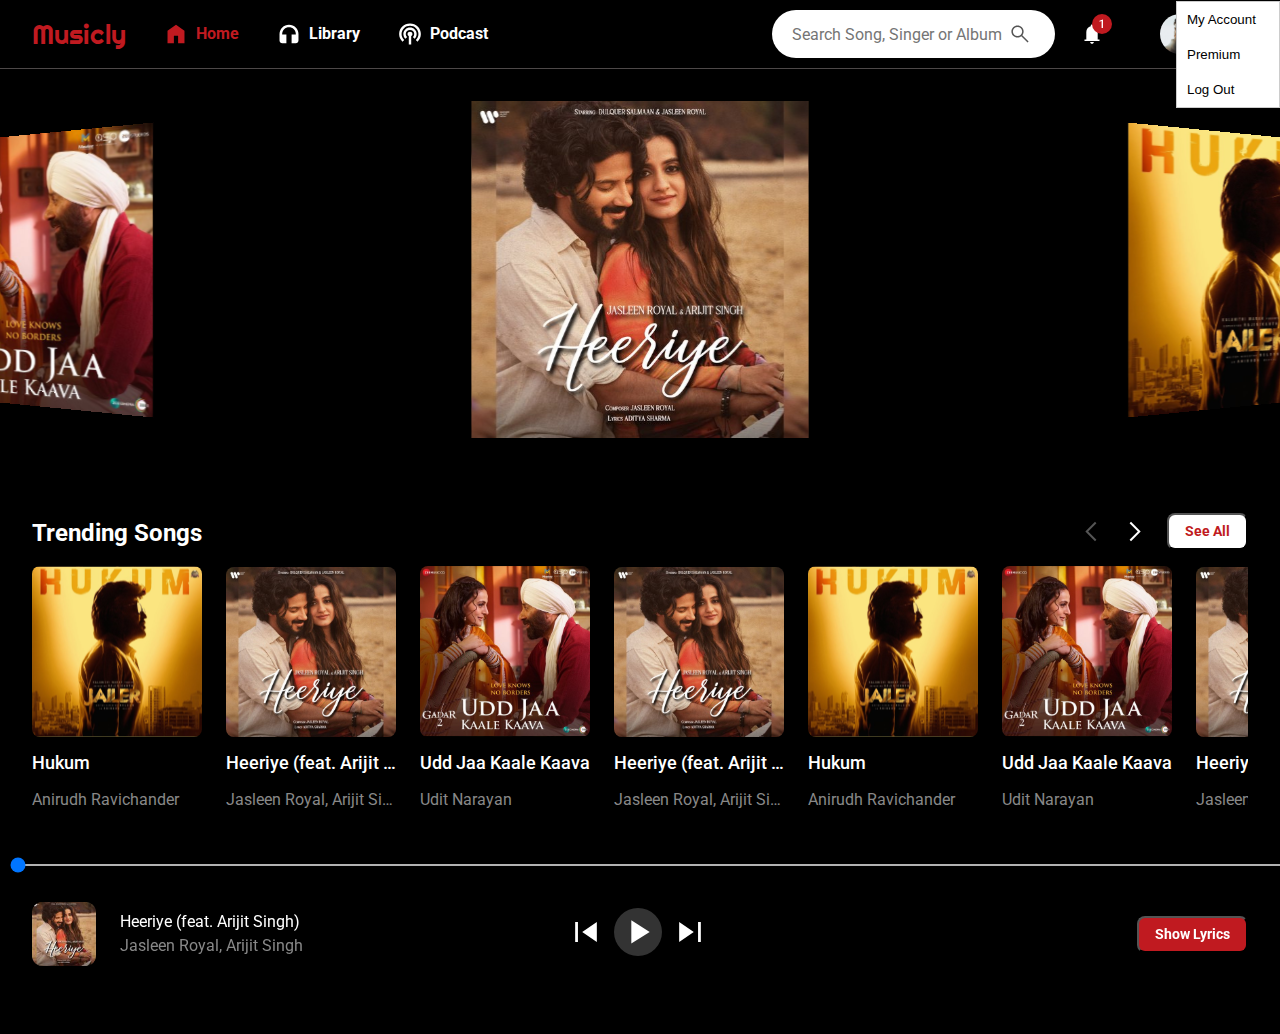
<file: index.html>
<!DOCTYPE html>
<html lang="en">

<head>
    <meta charset="UTF-8">
    <meta name="viewport" content="width=device-width, initial-scale=1.0">
    <link rel="preconnect" href="https://fonts.googleapis.com">
    <link rel="preconnect" href="https://fonts.gstatic.com" crossorigin>
    <link
        href="https://fonts.googleapis.com/css2?family=Lato:ital,wght@0,300;0,400;0,700;1,900&family=Oswald:wght@700&family=Pathway+Gothic+One&family=Poppins:ital,wght@0,200;0,300;0,400;0,500;0,700;0,800;1,100&family=Righteous&display=swap"
        rel="stylesheet">
    <link rel="preconnect" href="https://fonts.googleapis.com">
    <link rel="preconnect" href="https://fonts.gstatic.com" crossorigin>
    <link
        href="https://fonts.googleapis.com/css2?family=Lato:ital,wght@0,300;0,400;0,700;1,900&family=Oswald:wght@700&family=Pathway+Gothic+One&family=Poppins:ital,wght@0,200;0,300;0,400;0,500;0,700;0,800;1,100&family=Righteous&family=Roboto:wght@700&display=swap"
        rel="stylesheet">
    <link rel="preconnect" href="https://fonts.googleapis.com">
    <link rel="preconnect" href="https://fonts.gstatic.com" crossorigin>
    <link
        href="https://fonts.googleapis.com/css2?family=Lato:ital,wght@0,300;0,400;0,700;1,900&family=Oswald:wght@700&family=Pathway+Gothic+One&family=Poppins:ital,wght@0,200;0,300;0,400;0,500;0,700;0,800;1,100&family=Righteous&family=Roboto:wght@400;700&display=swap"
        rel="stylesheet">
    <link rel="preconnect" href="https://fonts.googleapis.com">
    <link rel="preconnect" href="https://fonts.gstatic.com" crossorigin>
    <link
        href="https://fonts.googleapis.com/css2?family=Lato:ital,wght@0,300;0,400;0,700;1,900&family=Oswald:wght@700&family=Pathway+Gothic+One&family=Poppins:ital,wght@0,200;0,300;0,400;0,500;0,700;0,800;1,100&family=Righteous&family=Roboto:wght@400;500;700&display=swap"
        rel="stylesheet">
    <title>Musicly-App</title>
    <link rel="stylesheet" href="style.css">
</head>

<body>
    <main>
        <!-- navigation Start -->
        <nav class="disp-flex">
            <div class="disp-flex">
                <!-- <ul class="disp-flex"> -->
                <span class="musicly-name margin-l-32">Musicly</span>
                <img class="nav-icon" src="asset/images/redhome.svg" alt="home">
                <span class="home-style c-pointer">Home</span>

                <img class="nav-icon hover" src="asset/images/headphones.svg" alt="library">
                <span class="lib-pod-style c-pointer">Library</span>

                <img class="nav-icon" src="asset/images/podcasts.svg" alt="home">
                <span class="lib-pod-style c-pointer">Podcast</span>
            </div>
            <!-- Search-feild-->
            <div class="search-btn">
                <span class="search_icon"></span><input class="search-input" type="search"
                    placeholder="Search Song, Singer or Album">
                <img class="margin-l-47" src="asset/images/search.svg" alt="">
                <div class="disp-flex">

                    <div class="notification margin-l-32">
                        <img src="asset/images/notification.svg" alt="notification">
                    </div>
                    <div class="disp-flex">
                        <div class="notification margin-l-32">
                            <img src="asset/images/profile.svg" alt="Profile">
                        </div>
                        <div class="c-pointer notification margin-r-32">
                            <img src="asset/images/expand_more.svg" id="expandButton" alt="expand_more">
                            <div class="expandOption" id="expandOption">
                                <button class="button-expand-option" id="option1">My Account</button>
                                <button class="button-expand-option" id="option2">Premium</button>
                                <button class="button-expand-option" id="option3">Log Out</button>

                            </div>
                        </div>
                    </div>
                </div>
            </div>
        </nav>
        <!-- navigation End -->

        <!-- Section 1st Start -->
        <div class="padding-32">
            <section>
                <h1 class="disp-none">Section 1st</h1>
                <div class="images-section">
                    <div class="disp-flex">
                        <img class="c-pointer" id="prevButton" src="asset/images/arrow_back_ios_new.svg"
                            alt="arrow_back">
                    </div>
                    <div class="slide-container">
                        <div class="slider">
                            <div class="slide previous">
                                <img src="asset/images/udd_jaa.svg" alt="udd_jaa">
                                <div class="">
                                    <div class="section-mid-l-r-img"></div>
                                </div>
                            </div>
                            <div class="slide active">
                                <img src="asset/images/heeriye.svg" alt="heeriye">
                                <div class="">
                                    <div class="section-middle-bottom-img"></div>
                                </div>
                            </div>
                            <div class="slide next">
                                <img src="asset/images/hukum.svg" alt="hukum">
                                <div class="">
                                    <div class="section-mid-l-r-img"></div>
                                </div>
                            </div>
                            <div class="slide">
                                <img src="asset/images/udd_jaa.svg" alt="udd_jaa">
                                <div class="">
                                    <div class="section-mid-l-r-img"></div>
                                </div>
                            </div>
                            <div class="slide">
                                <img src="asset/images/heeriye.svg" alt="heeriye">
                                <div class="">
                                    <div class="section-middle-bottom-img"></div>
                                </div>
                            </div>
                            <div class="slide">
                                <img src="asset/images/hukum.svg" alt="hukum">
                                <div class="">
                                    <div class="section-mid-l-r-img"></div>
                                </div>
                            </div>
                        </div>
                    </div>
                    <!-- <div class="disp-flex song-img">
                        <div class="">
                            <span><img class="section-img img-shaow padding-b-8 border-r-8"
                                    src="asset/images/udd_jaa.svg" alt="udd_jaa"></span>
                            <div class="section-mid-l-r-img"></div>
                        </div>
                        <div class="">
                            <span><img class="section-middle-img padding-b-8 img-shaow border-r-8"
                                    src="asset/images/heeriye.svg" alt="heeriye"></span>
                            <div class="section-middle-bottom-img"></div>
                        </div>
                        <div class="">
                            <span><img class="section-img img-shaow padding-b-8 border-r-8" src="asset/images/hukum.svg"
                                    alt="hukum"></span>
                            <div class="section-mid-l-r-img"></div>
                        </div>
                    </div> -->
                    <div class="disp-flex">
                        <img class="c-pointer" id="nextButton" src="asset/images/arrow_forward_ios.svg"
                            alt="arrow_forward">
                    </div>
                </div>
            </section>
            <!-- Section End -->
            <!-- Section 2nd start -->
            <section>
                <h1 class="disp-none">Section 2nd</h1>
                <div class="disp-flex justify-space-between h-33 margin-b-10">
                    <div class="trending-song ">Trending Songs
                    </div>
                    <div class="c-pointer see-btn-div">
                        <img id="slide-prev-song" src="asset/images/arrow_back.svg" alt="">
                        <img id="slide-next-song" src="asset/images/arrow_forward.svg" alt="">
                        <button class="see-all-btn c-pointer ">See All</button>
                    </div>
                </div>
            </section>
            <!-- Section 2nd end -->
            <!-- Section 3rd start -->
            <section>
                <h1 class="disp-none">Section 3rd</h1>
                <div class="card transition-sng" id="transition-sng">
                    <div class="card-1 img-hover-play">
                        <img class="border-r-8 image zoom " src="asset/section3-img/hukum170px.svg" alt="">
                        <div class="middle ">
                            <div>
                                <img src="asset/images/PlaySongIcon.svg" alt="PlaySongIcon">
                            </div>
                        </div>
                        <div class="card-song-name">Hukum</div>
                        <div class="card-singer-name">Anirudh Ravichander</div>
                    </div>

                    <div class="card-1 img-hover-play">
                        <img class="border-r-8 image zoom" src="asset/section3-img/heeriye170px.svg" alt="">
                        <div class="middle ">
                            <div>
                                <img src="asset/images/PlaySongIcon.svg" alt="PlaySongIcon">
                            </div>
                        </div>
                        <div class="card-song-name">Heeriye (feat. Arijit Singh)</div>
                        <div class="card-singer-name">Jasleen Royal, Arijit Singh</div>
                    </div>

                    <div class="card-1 img-hover-play">
                        <img class="border-r-8 image zoom" src="asset/section3-img/uddjaa170px.svg" alt="">
                        <div class="middle ">
                            <div>
                                <img src="asset/images/PlaySongIcon.svg" alt="PlaySongIcon">
                            </div>
                        </div>
                        <div class="card-song-name">Udd Jaa Kaale Kaava</div>
                        <div class="card-singer-name">Udit Narayan</div>
                    </div>
                    <div class="card-1 img-hover-play">
                        <img class="border-r-8 image zoom" src="asset/section3-img/heeriye170px.svg" alt="">
                        <div class="middle ">
                            <div>
                                <img src="asset/images/PlaySongIcon.svg" alt="PlaySongIcon">
                            </div>
                        </div>
                        <div class="card-song-name">Heeriye (feat. Arijit Singh)</div>
                        <div class="card-singer-name">Jasleen Royal, Arijit Singh</div>
                    </div>
                    <div class="card-1 img-hover-play">
                        <img class="border-r-8 image zoom" src="asset/section3-img/hukum170px.svg" alt="">
                        <div class="middle ">
                            <div>
                                <img src="asset/images/PlaySongIcon.svg" alt="PlaySongIcon">
                            </div>
                        </div>
                        <div class="card-song-name">Hukum</div>
                        <div class="card-singer-name">Anirudh Ravichander</div>
                    </div>
                    <div class="card-1 img-hover-play">
                        <img class="border-r-8 image zoom" src="asset/section3-img/uddjaa170px.svg" alt="">
                        <div class="middle ">
                            <div>
                                <img src="asset/images/PlaySongIcon.svg" alt="PlaySongIcon">
                            </div>
                        </div>
                        <div class="card-song-name">Udd Jaa Kaale Kaava</div>
                        <div class="card-singer-name">Udit Narayan</div>
                    </div>
                    <div class="card-1 img-hover-play">
                        <img class="border-r-8 image zoom" src="asset/section3-img/heeriye170px.svg" alt="">
                        <div class="middle ">
                            <div>
                                <img src="asset/images/PlaySongIcon.svg" alt="PlaySongIcon">
                            </div>
                        </div>
                        <div class="card-song-name">Heeriye (feat. Arijit Singh)</div>
                        <div class="card-singer-name">Jasleen Royal, Arijit Singh</div>
                    </div>
                    <div class="card-1 img-hover-play">
                        <img class="border-r-8 image zoom" src="asset/section3-img/uddjaa170px.svg" alt="">
                        <div class="middle ">
                            <div>
                                <img src="asset/images/PlaySongIcon.svg" alt="PlaySongIcon">
                            </div>
                        </div>
                        <div class="card-song-name">Udd Jaa Kaale Kaava</div>
                        <div class="card-singer-name">Udit Narayan</div>
                    </div>
                    <div class="card-1 img-hover-play">
                        <img class="border-r-8 image zoom" src="asset/section3-img/heeriye170px.svg" alt="">
                        <div class="middle ">
                            <div>
                                <img src="asset/images/PlaySongIcon.svg" alt="PlaySongIcon">
                            </div>
                        </div>
                        <div class="card-song-name">Heeriye (feat. Arijit Singh)</div>
                        <div class="card-singer-name">Jasleen Royal, Arijit Singh</div>
                    </div>
                    <div class="card-1 img-hover-play">
                        <img class="border-r-8 image zoom" src="asset/section3-img/heeriye170px.svg" alt="">
                        <div class="middle ">
                            <div>
                                <img src="asset/images/PlaySongIcon.svg" alt="PlaySongIcon">
                            </div>
                        </div>
                        <div class="card-song-name">Heeriye (feat. Arijit Singh)</div>
                        <div class="card-singer-name">Jasleen Royal, Arijit Singh</div>
                    </div>
                    <div class="card-1 img-hover-play">
                        <img class="border-r-8 image zoom" src="asset/section3-img/heeriye170px.svg" alt="">
                        <div class="middle ">
                            <div>
                                <img src="asset/images/PlaySongIcon.svg" alt="PlaySongIcon">
                            </div>
                        </div>
                        <div class="card-song-name">Heeriye (feat. Arijit Singh)</div>
                        <div class="card-singer-name">Jasleen Royal, Arijit Singh</div>
                    </div>
                </div>
            </section>
            <!-- Section 3rd end -->
            <section>
                <div class="disp-none lyrics-flex  lyrics-div" id="show-lyrics">
                    <div class="">
                        <div class="disp-flex" >
                            <img class="c-pointer expand-arrow-lyric" src="asset/images/expand_more.svg" onclick="showLyrics()" alt="">
                        </div>
                        <div class="disp-flex padding-t">
                            <div class="disp-flex">
                                <img src="asset/images/HeeriyeLayrics.png" alt="">
                            </div>
                           
                            <div class=" disp-flex songLyrics lyricsText lyrics-content lyrics-container aaaa" id="lyrics-content" style="background-color: aquamarine; height: 300px; width: 300px;">
                                <pre> Lorem ipsum dolor sit amet consectetur adipisicing elit. Iste maxime nostrum repudiandae
                                    optio illum sapiente rem illo aspernatur pariatur eius! Rem quidem nesciunt laudantium
                                    ducimus rerum quod quisquam suscipit libero?</pre>
                                    <!-- <audio src="asset/song/Heeriye-song-mp3.mp3" id="audio-Player" controls></audio> -->
                            </div>
                            <!-- <div class=" disp-flex songLyrics lyricsText lyrics-content" id="lyrics-content">

                            </div>
                            <audio src="asset/song/Heeriye-song-mp3.mp3" id="audio-Player" controls></audio>
                        </div> -->
                    </div>
                </div>
    

            </section>
        </div>
        <footer>
            <div>
                <input class="audioProgressBar" type="range" id="audioProgressBar" name="range" min="0" value="0" step="1">
            </div>

            <div class=" footer-main disp-flex justify-space-between item-center h-100 padding-32">

                <div class="disp-flex g-24 ">
                    <img class="footer-img" src="asset/section3-img/heeriyelive.png" alt="">
                    <div class="padding-t-8">
                        <div class="footer-song-name">Heeriye (feat. Arijit Singh)</div>
                        <div class="footer-singer-name">Jasleen Royal, Arijit Singh</div>
                    </div>
                </div>

                <div class="margin-r">
                    <img  class="c-pointer" src="asset/images/pre-song.svg" alt="">
                    <img id="playSong" class="c-pointer disp-none" src="asset/images/start.svg" alt="">
                    <img id="pauseSong" class="c-pointer" src="asset/images/PlaySongIcon.svg" alt="">
                    <audio id="audioPlay" src="asset/song/Heeriye-song-mp3.mp3"></audio>
                    <img class="c-pointer" src="asset/images/next-song.svg" alt="">
                </div>
                <div>
                    <button class="show-lyrics-btn c-pointer" onclick="showLyrics()">Show Lyrics</button>
                </div>
            </div>
        </footer>
    </main>
    <script src="app.js"></script>
</body>

</html>
</file>
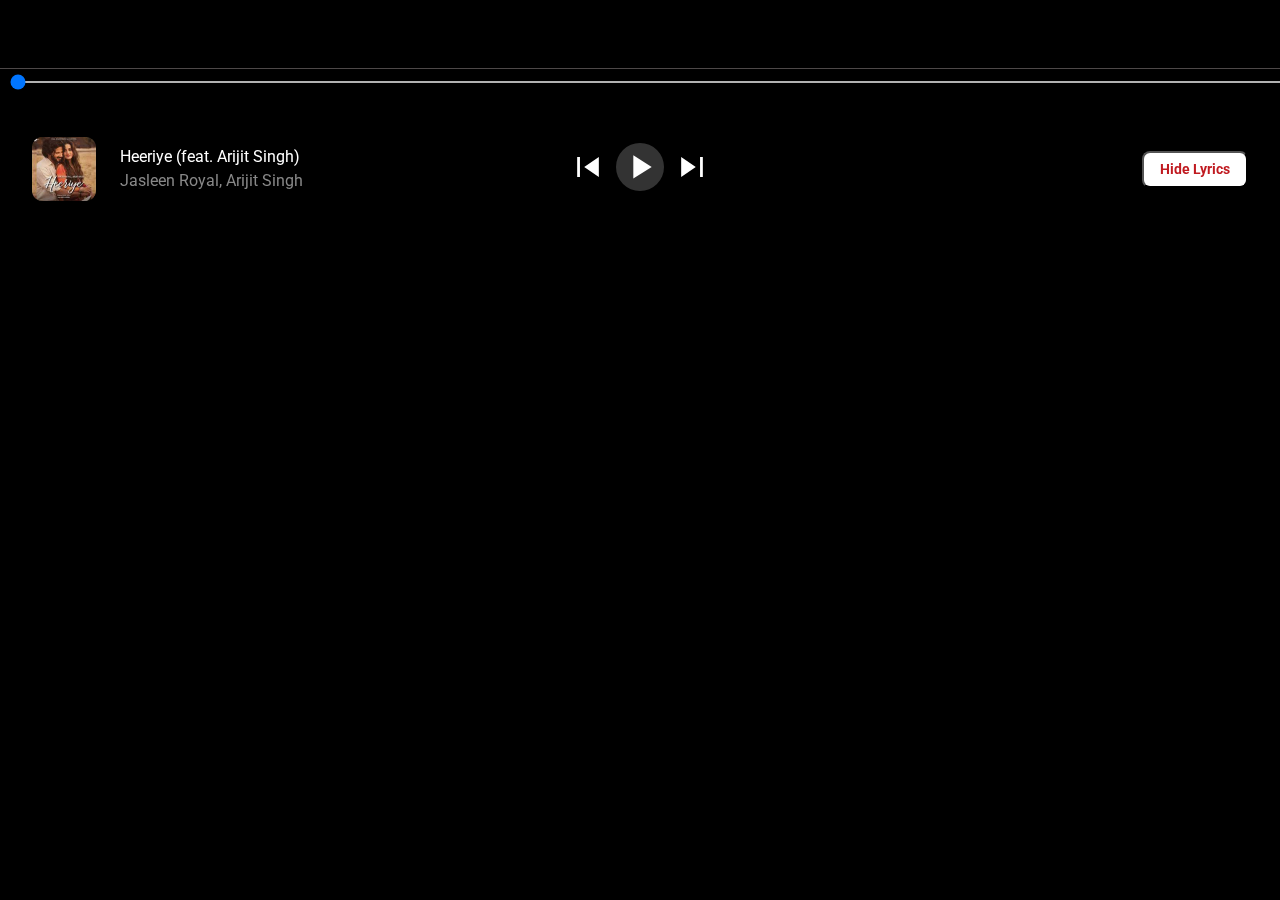
<file: layrics.html>
<!DOCTYPE html>
<html lang="en">

<head>
    <meta charset="UTF-8">
    <meta name="viewport" content="width=device-width, initial-scale=1.0">
    <link rel="preconnect" href="https://fonts.googleapis.com">
    <link rel="preconnect" href="https://fonts.gstatic.com" crossorigin>
    <link
        href="https://fonts.googleapis.com/css2?family=Lato:ital,wght@0,300;0,400;0,700;1,900&family=Oswald:wght@700&family=Pathway+Gothic+One&family=Poppins:ital,wght@0,200;0,300;0,400;0,500;0,700;0,800;1,100&family=Righteous&display=swap"
        rel="stylesheet">
    <link rel="preconnect" href="https://fonts.googleapis.com">
    <link rel="preconnect" href="https://fonts.gstatic.com" crossorigin>
    <link
        href="https://fonts.googleapis.com/css2?family=Lato:ital,wght@0,300;0,400;0,700;1,900&family=Oswald:wght@700&family=Pathway+Gothic+One&family=Poppins:ital,wght@0,200;0,300;0,400;0,500;0,700;0,800;1,100&family=Righteous&family=Roboto:wght@700&display=swap"
        rel="stylesheet">
    <link rel="preconnect" href="https://fonts.googleapis.com">
    <link rel="preconnect" href="https://fonts.gstatic.com" crossorigin>
    <link
        href="https://fonts.googleapis.com/css2?family=Lato:ital,wght@0,300;0,400;0,700;1,900&family=Oswald:wght@700&family=Pathway+Gothic+One&family=Poppins:ital,wght@0,200;0,300;0,400;0,500;0,700;0,800;1,100&family=Righteous&family=Roboto:wght@400;700&display=swap"
        rel="stylesheet">
    <link rel="preconnect" href="https://fonts.googleapis.com">
    <link rel="preconnect" href="https://fonts.gstatic.com" crossorigin>
    <link
        href="https://fonts.googleapis.com/css2?family=Lato:ital,wght@0,300;0,400;0,700;1,900&family=Oswald:wght@700&family=Pathway+Gothic+One&family=Poppins:ital,wght@0,200;0,300;0,400;0,500;0,700;0,800;1,100&family=Righteous&family=Roboto:wght@400;500;700&display=swap"
        rel="stylesheet">
    <title>Musicly-App</title>
    <link rel="stylesheet" href="style.css">
</head>

<body>
    <main>
        <!-- navigation Start -->
        <nav class="disp-flex">

        </nav>
        <!-- navigation End -->
        <div class="disp-none lyrics-flex" id="show-lyrics" style="width: 98%;
                height: 800px;
                flex-shrink: 0;">
            <div class="">
                <div class="disp-flex">
                    <img class="c-pointer expand-arrow-lyric" src="asset/images/expand_more.svg" onclick="showLyrics()" alt="">
                </div>
                <div class="disp-flex ">
                    <div class="">
                        <img class="left-center lyrics-img" src="asset/images/HeeriyeLayrics.png" alt="">
                    </div>
                    <div class="">
                        Lorem ipsum dolor sit amet consectetur adipisicing elit. Iste maxime nostrum repudiandae
                        optio illum sapiente rem illo aspernatur pariatur eius! Rem quidem nesciunt laudantium
                        ducimus rerum quod quisquam suscipit libero?
                    </div>
                </div>
            </div>
        </div>

        <footer>
            <div>
                <input class="audioProgressBar" type="range" id="audioProgressBar" name="range" min="0" value="0"
                    step="1">
            </div>

            <div class=" footer-main disp-flex justify-space-between item-center h-100 padding-32">

                <div class="disp-flex g-24 ">
                    <img class="footer-img" src="asset/section3-img/heeriyelive.png" alt="">
                    <div class="padding-t-8">
                        <div class="footer-song-name">Heeriye (feat. Arijit Singh)</div>
                        <div class="footer-singer-name">Jasleen Royal, Arijit Singh</div>
                    </div>
                </div>

                <div class="margin-r">
                    <img class="c-pointer" src="asset/images/pre-song.svg" alt="">
                    <img id="playSong" class="c-pointer disp-none" src="asset/images/start.svg" alt="">
                    <img id="pauseSong" class="c-pointer" src="asset/images/PlaySongIcon.svg" alt="">
                    <audio id="audioPlay" src="asset/song/Heeriye-song-mp3.mp3"></audio>
                    <img class="c-pointer" src="asset/images/next-song.svg" alt="">
                </div>
                <div>
                    <button class="hide-lyrics-btn c-pointer" onclick="showLyrics()">Hide Lyrics</button>
                </div>
            </div>
        </footer>
    </main>
    <script src="app.js"></script>
</body>

</html>
</file>
<file: style.css>
body {
  top: 0px;
  bottom: 0px;
  margin: 0px;
  /* padding: 0 10%; */
  box-sizing: border-box;
  background: #000;
}

main {
  /* width: 1240px; */
  /* height: 100%; */

  margin: auto;
  /* margin-top: 50px; */
}

.disp-flex {
  display: flex;
}

.g-24 {
  gap: 24px;
}

.margin-t-10 {
  margin-top: 15px
}

.c-pointer {
  cursor: pointer;
}

.padding-b-8 {
  padding-bottom: 8px;
}

.padding-t-8 {
  padding-top: 8px;
}

.clr-red {
  color: #C01A20;
}

.margin-l-32 {
  margin-left: 32px;
}

.padding-32 {
  padding: 32px;
}

.margin-r-32 {
  margin-right: 32px;
}

.margin-l-47 {
  margin-left: -47px;
}

.justify-space-between {
  justify-content: space-between;
}

.h-33 {
  height: 33px;
}

.h-100 {
  height: 100px;
}

.margin-b-10 {
  margin-bottom: 10PX;
}

.margin-r {
  margin-right: 165px;
}

.item-center {
  align-items: center;
}

.border-r-8 {
  border-radius: 8px;
}

.disp-none {
  display: none;
}
.padding-t{
  padding-top: 200px;
}

/* nav Section */
nav {
  /* width: 1240px; */
  height: 68px;
  flex-shrink: 0;
  border-bottom: 1px solid #4d4848;
  margin: auto;
  display: flex;
  align-items: center;
  justify-content: space-between;
}

span {
  display: flex;
  list-style: none;
  position: relative;
  font-size: 16px;
  color: #ffff;
  margin-right: 30px;
  transition: .3s linear;
}

span:hover {
  color: #C01A20;
}

span:nth-child(1) {
  color: #C01A20;
}

.nav-icon {
  display: flex;
  padding: 8px;
  align-items: center;
  gap: 8px;
}

.home-style {
  color: #C01A20;
  font-family: Roboto;
  font-size: 16px;
  font-style: normal;
  font-weight: 700;
  line-height: 150%;
  align-items: center;
}

.lib-pod-style {
  color: #FFF;
  font-family: Roboto;
  font-size: 16px;
  font-style: normal;
  font-weight: 700;
  line-height: 150%;
  align-items: center;
}

.musicly-name {
  color: #C01A20;
  font-family: Righteous;
  font-size: 27.099px;
  font-style: normal;
  font-weight: 400;
  line-height: 150%;
}

.icons {
  display: inline-flex;
  padding: 0px 64px;
  align-items: center;
  gap: 24px;
}

.search-main {
  display: flex;
  width: 433px;
  height: 68px;
  padding: 10px 0px 10px 150px;
  justify-content: flex-end;
  align-items: center;
  flex-shrink: 0;
}

.search-btn {
  width: 433px;
  height: 68px;
  display: flex;
  justify-content: flex-end;
  align-items: center;
  flex-shrink: 0;
  position: relative;
}

.search-input {
  width: 283px;
  height: 48px;
  padding: 10px 0px 10px 20px;
  flex-shrink: 0;
  border-radius: 24px;
  background: #FFF;
  color: #C01A20;
  border: none;
  outline: none;
  overflow: hidden;
  text-overflow: ellipsis;
  font-family: Roboto;
  font-size: 16px;
  font-style: normal;
  font-weight: 400;
  line-height: 150%;
}

.search_icon {
  position: absolute;
  width: 24px;
  height: 24px;
  left: 384px;
}

.notification {
  display: flex;
  padding: 8px;
  flex-direction: column;
  justify-content: center;
  align-items: center;
}

.expand-btn {
  display: flex;
  flex-direction: column;
  justify-content: center;
  align-items: center;
}

/* middle section */
.section-img {
  width: 302px;
  /* height: 331px; */
  flex-shrink: 0;
}

.section-middle-img {
  width: 337px;
  height: 337px;
  flex-shrink: 0;
}

.section-mid-l-r-img {
  width: 302px;
  height: 60px;
  flex-shrink: 0;
}

.section-middle-bottom-img {
  width: 337px;
  height: 30px;
  flex-shrink: 0;
}

.images-section {
  display: flex;
  align-items: center;
  justify-content: center;
}

.song-img {
  margin: auto;
  margin-top: 40px;
}

.img-shaow {
  -webkit-box-reflect: below 0px linear-gradient(to bottom, rgba(0, 0, 0, 0.0)85%, rgba(0, 0, 0, 0.4));
}

/* trending-song section */
.trending-song {
  color: #FFF;
  font-family: Roboto;
  font-size: 24px;
  font-style: normal;
  font-weight: 700;
  line-height: 150%;
}

.see-btn-div {
  display: inline-flex;
  align-items: center;
  gap: 20px;
}

.see-all-btn {
  display: flex;
  padding: 6px 16px;
  justify-content: center;
  align-items: center;
  color: #C01A20;
  font-family: Roboto;
  font-size: 14px;
  font-style: normal;
  font-weight: 700;
  line-height: 150%;
  border-radius: 8px;
  background: #FFF;
}

.transition-sng {
  transition: transform 0.5s ease-out;
  transition-delay: 2ms;
}

/* Card Section */
.card-flex {
  display: flex;
  flex-direction: column;
}

.card {
  display: flex;
  /* justify-content: space-between; */
  overflow-x: auto;
  width: 100%;
  /* width: 1176px; */
  gap: 24px;
}

.card-1 {
  display: flex;
  padding: 8px 0px;
  flex-direction: column;
  justify-content: center;
  align-items: flex-start;
  gap: 12px;
}

.card-song-name {
  display: block;
  width: 170px;
  white-space: nowrap;
  overflow: hidden;
  color: #FFF;
  text-overflow: ellipsis;
  font-family: Roboto;
  font-size: 18px;
  font-style: normal;
  font-weight: 500;
  line-height: 150%;
}

.card-singer-name {
  display: block;
  width: 170px;
  white-space: nowrap;
  overflow: hidden;
  color: #888;
  text-overflow: ellipsis;
  font-family: Roboto;
  font-size: 16px;
  font-style: normal;
  font-weight: 400;
  line-height: 150%;
}

.img-hover-play {
  position: relative;
  /* width: 50%; */
}

.image {
  opacity: 1;
  display: block;
  /* width: 100%; */
  /* height: auto; */
  transition: .5s ease;
  backface-visibility: hidden;
}

.middle {
  transition: .5s ease;
  opacity: 0;
  position: absolute;
  top: 40%;
  left: 50%;
  bottom: 50%;
  transform: translate(-50%, -50%);
  text-align: center;
  cursor: pointer;
}

.img-hover-playr:hover .image {
  opacity: 0.3;
}

.img-hover-play:hover .middle {
  opacity: 1;
}

.zoom:hover {
  transform: scale(1.1);
}

/* footer section */
.footer-main {
  /* display: flex;
    justify-content: space-between;
    align-items: center; */
  /* position: fixed; */
  opacity: 1;
  bottom: 0;
  position: sticky;
}

.footer-song-name {
  overflow: hidden;
  color: #fff;
  text-overflow: ellipsis;
  font-family: Roboto;
  font-size: 16px;
  font-style: normal;
  font-weight: 400;
  line-height: 150%;
}

.footer-singer-name {
  overflow: hidden;
  color: #888;
  text-overflow: ellipsis;
  font-family: Roboto;
  font-size: 16px;
  font-style: normal;
  font-weight: 400;
  line-height: 150%;
}

.footer-img {
  width: 64px;
  height: 64px;
}

.audioProgressBar {
  width: 100%;
  height: 2px;
  background: #555;
}
#audioProgressBar{
  flex-grow: 1;
  margin: 0 10px;
}

.show-lyrics-btn {
  display: flex;
  padding: 6px 16px;
  justify-content: center;
  align-items: center;
  color: #FFF;
  font-family: Roboto;
  font-size: 14px;
  font-style: normal;
  font-weight: 700;
  line-height: 150%;
  border-radius: 8px;
  background: #C01A20;
}
.hide-lyrics-btn {
  display: flex;
  padding: 6px 16px;
  justify-content: center;
  align-items: center;
  color:#C01A20;
  font-family: Roboto;
  font-size: 14px;
  font-style: normal;
  font-weight: 700;
  line-height: 150%;
  border-radius: 8px;
  background: #FFF;
}
.lyrics-flex {

  /* display: flex; */
  /* flex-wrap: wrap; */
  /* justify-content: space-between; */
  /* align-items: center; */
  width: 98%;
  height: 100%;
  background-image: url('../asset/images/background-blur.png');
  background-size: cover;
  padding: 0px 20px 0px 20px;
  color: #FFF;
}

/* slider css */
.slide-container {
  overflow-x: clip;
  /* width: 1240px; */
  height: 414px;

  position: relative;
}

.slider {
  display: flex;
  /* justify-content: center; */
  transition: transform 0.5s ease-out;
  transition-delay: 2ms;
  align-items: center;
  /* gap: 24px; */

}

.slide {
  flex: 0 0 33.33%;
  width: 302px;
  height: 270px;
  /* height: 331px; */
  perspective: 800px;
  /* Adjust the perspective value as needed */
}

.active {
  width: 337px;
  height: 337px;
}

.slide img {
  width: 100%;
  height: 100%;
  /* border-radius: 24px; */
}

.previous img {
  /* object-fit: cover; */
  transform-style: preserve-3d;
  /* transition: transform 0.5s; */
  transform: rotateY(-30deg);
}

.next img {
  /* object-fit: cover; */
  transform-style: preserve-3d;
  /* transition: transform 0.5s; */
  transform: rotateY(30deg);
}
.expand-arrow-lyric{
width: 40px;
height: 40px;
}
.lyrics-img{
  width: 336px;
  height: 336px;
}
.lyrics-div{
  width: 98%;
  height: 800px;
}
.songLyrics{
  color: #FFF;
text-align: right;
font-family: Roboto;
font-size: 28px;
font-style: normal;
font-weight: 700;
line-height: 140%; /* 39.2px */
letter-spacing: 0.56px;
text-transform: capitalize;
}
.songLyricsCurrent{
  color: #FFF;
font-family: Roboto;
font-size: 28px;
font-style: normal;
font-weight: 700;
line-height: 140%;
letter-spacing: 0.56px;
text-transform: capitalize;
}
.lyricsText{
  text-align: end;
}
.lyrics-content{
  padding: 10px;
  transition: transform 1s linear;
  border: 1px solid white;
}
/* .lyrics-container{
  overflow: hidden;
  height: 546px;
} */
.createDiv{
color: #FFF;
}
.expandOption{
  /* display: none; */
  bottom: -40px;
  /* left: 0;
  right: 0; */
  position: absolute;
  background-color: #FFF;
  border: 1px solid #ccc;

}
.button-expand-option{
  background-color: transparent;
  border: none;
  padding: 10px;
  cursor: pointer;
}
</file>
